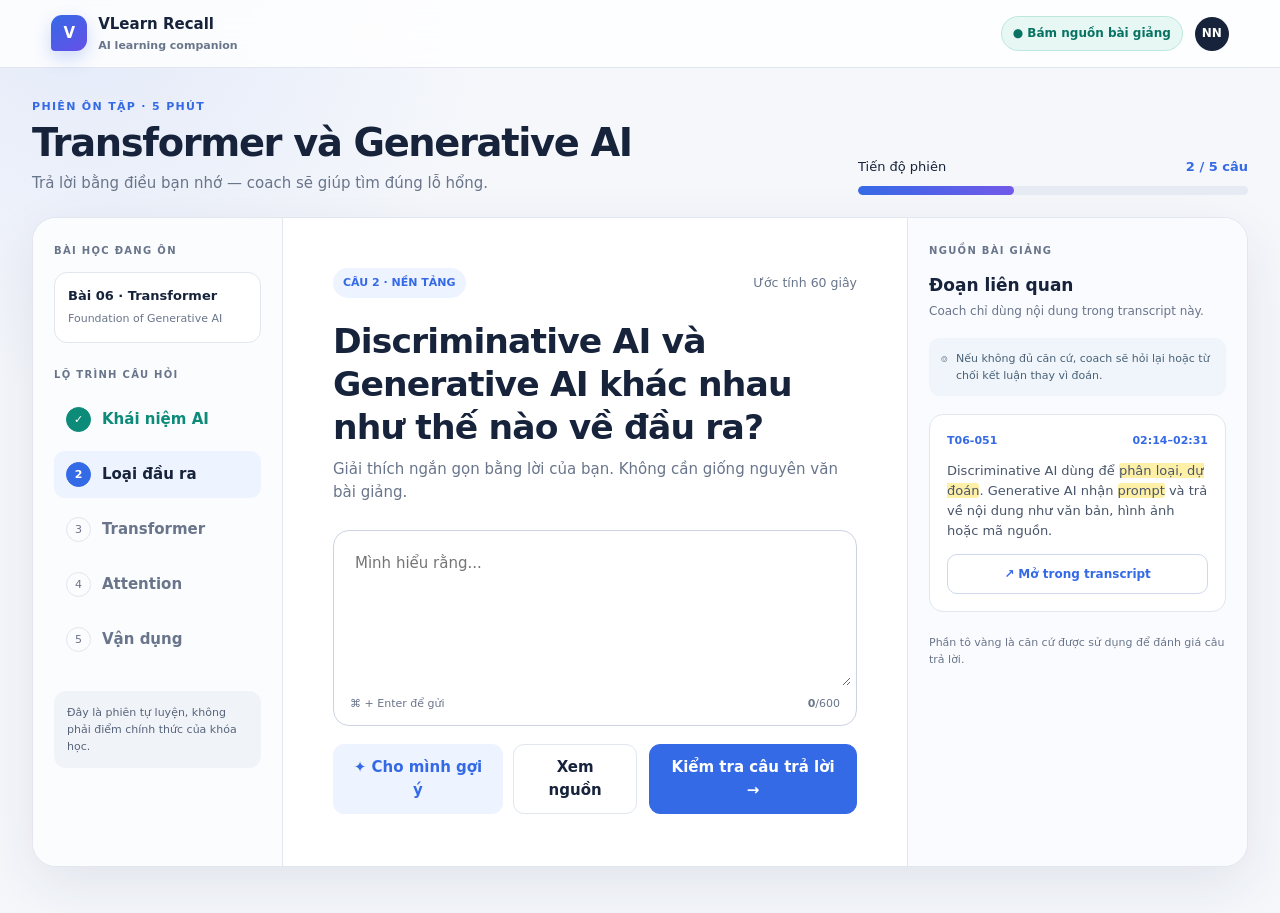
<file: codebase/ui-example.html>
<!doctype html>
<html lang="vi">
<head>
  <meta charset="utf-8">
  <meta name="viewport" content="width=device-width, initial-scale=1">
  <meta name="description" content="Mẫu UI Active Recall Coach cho VLearn">
  <title>UI mẫu · Active Recall Coach</title>
  <style>
    :root {
      --navy: #16233b;
      --blue: #356ae6;
      --blue-soft: #edf3ff;
      --teal: #0d8b79;
      --teal-soft: #e7f7f3;
      --amber: #b96a12;
      --amber-soft: #fff5df;
      --red: #b44343;
      --paper: #f5f7fb;
      --surface: #fff;
      --muted: #69758a;
      --line: #e1e6ef;
      --shadow: 0 18px 55px rgba(29, 47, 82, .09);
      --radius: 20px;
    }

    * { box-sizing: border-box; }
    body {
      margin: 0;
      min-height: 100vh;
      color: var(--navy);
      background:
        radial-gradient(circle at 7% 0%, rgba(53, 106, 230, .09), transparent 25rem),
        var(--paper);
      font: 15px/1.55 Inter, ui-sans-serif, system-ui, -apple-system, BlinkMacSystemFont, "Segoe UI", sans-serif;
    }
    button, textarea { font: inherit; }
    button { cursor: pointer; }
    button:focus-visible, textarea:focus-visible {
      outline: 3px solid rgba(53, 106, 230, .24);
      outline-offset: 2px;
    }
    .hidden { display: none !important; }

    .topbar {
      height: 68px;
      padding: 0 clamp(18px, 4vw, 58px);
      display: flex;
      align-items: center;
      justify-content: space-between;
      background: rgba(255, 255, 255, .82);
      border-bottom: 1px solid var(--line);
      backdrop-filter: blur(16px);
      position: sticky;
      top: 0;
      z-index: 10;
    }
    .brand { display: flex; align-items: center; gap: 11px; font-weight: 750; }
    .mark {
      width: 36px;
      height: 36px;
      display: grid;
      place-items: center;
      color: white;
      background: linear-gradient(145deg, var(--blue), #664fe8);
      border-radius: 11px 11px 11px 4px;
      box-shadow: 0 7px 18px rgba(53, 106, 230, .24);
    }
    .brand small { display: block; color: var(--muted); font-size: 11px; font-weight: 550; }
    .top-actions { display: flex; align-items: center; gap: 12px; }
    .grounded {
      padding: 7px 11px;
      color: #087362;
      background: var(--teal-soft);
      border: 1px solid #bce7de;
      border-radius: 999px;
      font-size: 12px;
      font-weight: 700;
    }
    .avatar {
      width: 34px;
      height: 34px;
      display: grid;
      place-items: center;
      color: white;
      background: var(--navy);
      border-radius: 50%;
      font-size: 12px;
      font-weight: 750;
    }

    .page { width: min(1380px, 95vw); margin: 0 auto; padding: 30px 0 46px; }
    .session-head {
      display: grid;
      grid-template-columns: 1fr minmax(280px, 390px);
      gap: 38px;
      align-items: end;
      margin-bottom: 22px;
    }
    .eyebrow {
      margin: 0 0 6px;
      color: var(--blue);
      font-size: 11px;
      font-weight: 800;
      letter-spacing: .12em;
      text-transform: uppercase;
    }
    h1 { margin: 0; font-size: clamp(26px, 3vw, 42px); line-height: 1.15; letter-spacing: -.035em; }
    .session-head p:last-child { margin: 7px 0 0; color: var(--muted); }
    .progress-copy { display: flex; justify-content: space-between; margin-bottom: 9px; font-size: 13px; }
    .progress-copy strong { color: var(--blue); }
    .progress-track { height: 9px; overflow: hidden; background: #e6eaf2; border-radius: 99px; }
    .progress-track span {
      display: block;
      width: 40%;
      height: 100%;
      background: linear-gradient(90deg, var(--blue), #7259e9);
      border-radius: inherit;
      transition: width .35s ease;
    }

    .workspace {
      display: grid;
      grid-template-columns: 250px minmax(520px, 1fr) 340px;
      min-height: 650px;
      overflow: hidden;
      background: var(--surface);
      border: 1px solid var(--line);
      border-radius: 24px;
      box-shadow: var(--shadow);
    }
    .sidebar, .source-panel { padding: 25px 21px; }
    .sidebar { background: #fbfcfe; border-right: 1px solid var(--line); }
    .source-panel { background: #fafbff; border-left: 1px solid var(--line); }
    .label {
      margin: 0 0 13px;
      color: var(--muted);
      font-size: 10px;
      font-weight: 800;
      letter-spacing: .13em;
      text-transform: uppercase;
    }
    .lesson-select {
      margin-bottom: 24px;
      padding: 13px;
      background: white;
      border: 1px solid var(--line);
      border-radius: 13px;
    }
    .lesson-select strong { display: block; font-size: 13px; }
    .lesson-select span { color: var(--muted); font-size: 11px; }
    .question-nav { display: grid; gap: 8px; }
    .q-item {
      width: 100%;
      padding: 11px 12px;
      display: grid;
      grid-template-columns: 27px 1fr;
      gap: 9px;
      align-items: center;
      text-align: left;
      color: var(--muted);
      background: transparent;
      border: 0;
      border-radius: 11px;
    }
    .q-item span {
      width: 25px;
      height: 25px;
      display: grid;
      place-items: center;
      border: 1px solid var(--line);
      border-radius: 50%;
      font-size: 11px;
    }
    .q-item.done { color: var(--teal); }
    .q-item.done span { color: white; background: var(--teal); border-color: var(--teal); }
    .q-item.active { color: var(--navy); background: var(--blue-soft); font-weight: 700; }
    .q-item.active span { color: white; background: var(--blue); border-color: var(--blue); }
    .session-note {
      margin-top: 28px;
      padding: 13px;
      color: #57647a;
      background: #f0f3f8;
      border-radius: 12px;
      font-size: 11px;
    }

    .main-card { padding: clamp(26px, 4vw, 50px); }
    .question-meta { display: flex; align-items: center; justify-content: space-between; gap: 12px; }
    .pill {
      padding: 6px 10px;
      color: var(--blue);
      background: var(--blue-soft);
      border-radius: 999px;
      font-size: 11px;
      font-weight: 750;
    }
    .question-meta small { color: var(--muted); }
    .main-card h2 {
      max-width: 760px;
      margin: 22px 0 9px;
      font-size: clamp(24px, 2.7vw, 37px);
      line-height: 1.25;
      letter-spacing: -.025em;
    }
    .instruction { margin: 0 0 25px; color: var(--muted); }
    .answer-wrap {
      padding: 5px;
      background: white;
      border: 1.5px solid #ccd4e2;
      border-radius: 16px;
      transition: border .2s, box-shadow .2s;
    }
    .answer-wrap:focus-within { border-color: var(--blue); box-shadow: 0 0 0 4px var(--blue-soft); }
    textarea {
      width: 100%;
      min-height: 150px;
      padding: 16px;
      resize: vertical;
      color: var(--navy);
      background: transparent;
      border: 0;
      outline: 0;
    }
    .answer-foot {
      padding: 2px 11px 8px;
      display: flex;
      justify-content: space-between;
      color: var(--muted);
      font-size: 11px;
    }
    .hint-card {
      margin-top: 15px;
      padding: 14px 16px;
      display: flex;
      gap: 11px;
      color: #744d13;
      background: var(--amber-soft);
      border: 1px solid #f2d89d;
      border-radius: 13px;
      animation: rise .22s ease-out;
    }
    .hint-card strong { display: block; margin-bottom: 2px; font-size: 12px; }
    .hint-card p { margin: 0; font-size: 13px; }
    .actions { margin-top: 18px; display: flex; justify-content: space-between; gap: 12px; }
    .action-group { display: flex; gap: 10px; }
    .btn {
      padding: 11px 16px;
      color: var(--navy);
      background: white;
      border: 1px solid var(--line);
      border-radius: 11px;
      font-weight: 700;
    }
    .btn:hover { border-color: #b8c3d4; background: #f9faff; }
    .btn.primary { color: white; background: var(--blue); border-color: var(--blue); }
    .btn.primary:hover { background: #285bd1; }
    .btn.subtle { color: var(--blue); background: var(--blue-soft); border-color: transparent; }

    .feedback {
      margin-top: 25px;
      padding-top: 24px;
      border-top: 1px solid var(--line);
      animation: rise .3s ease-out;
    }
    .feedback-head { display: flex; align-items: flex-start; gap: 12px; }
    .feedback-icon {
      width: 37px;
      height: 37px;
      display: grid;
      place-items: center;
      flex: 0 0 auto;
      color: white;
      background: var(--teal);
      border-radius: 50%;
      font-weight: 800;
    }
    .feedback h3 { margin: 0; font-size: 19px; }
    .feedback-head p { margin: 3px 0 0; color: var(--muted); font-size: 13px; }
    .feedback-grid { margin-top: 17px; display: grid; grid-template-columns: 1fr 1fr; gap: 11px; }
    .feedback-box { padding: 14px; border-radius: 13px; }
    .feedback-box strong { display: block; margin-bottom: 4px; font-size: 12px; }
    .feedback-box p { margin: 0; font-size: 13px; }
    .feedback-box.good { color: #086d5f; background: var(--teal-soft); }
    .feedback-box.missing { color: #865715; background: var(--amber-soft); }
    .feedback-actions { margin-top: 15px; display: flex; gap: 10px; }

    .source-panel h3 { margin: 0; font-size: 17px; }
    .source-sub { margin: 4px 0 17px; color: var(--muted); font-size: 12px; }
    .scope {
      margin-bottom: 18px;
      padding: 12px;
      display: flex;
      gap: 8px;
      color: #496177;
      background: #eff5fa;
      border-radius: 11px;
      font-size: 11px;
    }
    .source-card {
      padding: 17px;
      background: white;
      border: 1px solid var(--line);
      border-radius: 14px;
      transition: .25s ease;
    }
    .source-card.highlight {
      border-color: var(--blue);
      box-shadow: 0 0 0 4px var(--blue-soft);
      transform: translateY(-2px);
    }
    .source-id { display: flex; justify-content: space-between; color: var(--blue); font-size: 11px; font-weight: 800; }
    .source-card p { margin: 12px 0 0; color: #48556a; font-size: 13px; }
    mark { color: inherit; background: #fff0a8; border-radius: 3px; }
    .citation-button {
      width: 100%;
      margin-top: 12px;
      padding: 10px;
      color: var(--blue);
      background: transparent;
      border: 1px solid #cfd9ed;
      border-radius: 10px;
      font-size: 12px;
      font-weight: 700;
    }
    .legend { margin-top: 22px; color: var(--muted); font-size: 11px; }

    .toast {
      position: fixed;
      left: 50%;
      bottom: 25px;
      padding: 11px 16px;
      color: white;
      background: var(--navy);
      border-radius: 10px;
      box-shadow: var(--shadow);
      transform: translate(-50%, 20px);
      opacity: 0;
      pointer-events: none;
      transition: .25s ease;
    }
    .toast.show { transform: translate(-50%, 0); opacity: 1; }
    @keyframes rise { from { opacity: 0; transform: translateY(7px); } }

    @media (max-width: 1050px) {
      .workspace { grid-template-columns: 190px minmax(460px, 1fr); }
      .source-panel { grid-column: 1 / -1; border: 0; border-top: 1px solid var(--line); }
    }
    @media (max-width: 720px) {
      .session-head { grid-template-columns: 1fr; gap: 20px; }
      .workspace { display: block; }
      .sidebar { border: 0; border-bottom: 1px solid var(--line); }
      .question-nav { grid-template-columns: repeat(5, 1fr); }
      .q-item { display: grid; place-items: center; padding: 6px; }
      .q-item b { display: none; }
      .main-card { padding: 25px 19px; }
      .feedback-grid { grid-template-columns: 1fr; }
      .actions { flex-direction: column; }
      .action-group { display: grid; grid-template-columns: 1fr 1fr; }
      .btn.primary { width: 100%; }
      .grounded { display: none; }
    }
  </style>
</head>
<body>
  <header class="topbar">
    <div class="brand">
      <span class="mark">V</span>
      <span>VLearn Recall<small>AI learning companion</small></span>
    </div>
    <div class="top-actions">
      <span class="grounded">● Bám nguồn bài giảng</span>
      <span class="avatar">NN</span>
    </div>
  </header>

  <main class="page">
    <section class="session-head">
      <div>
        <p class="eyebrow">Phiên ôn tập · 5 phút</p>
        <h1>Transformer và Generative AI</h1>
        <p>Trả lời bằng điều bạn nhớ — coach sẽ giúp tìm đúng lỗ hổng.</p>
      </div>
      <div>
        <div class="progress-copy"><span>Tiến độ phiên</span><strong id="progress-label">2 / 5 câu</strong></div>
        <div class="progress-track"><span id="progress-bar"></span></div>
      </div>
    </section>

    <section class="workspace">
      <aside class="sidebar">
        <p class="label">Bài học đang ôn</p>
        <div class="lesson-select">
          <strong>Bài 06 · Transformer</strong>
          <span>Foundation of Generative AI</span>
        </div>
        <p class="label">Lộ trình câu hỏi</p>
        <nav class="question-nav" aria-label="Tiến độ câu hỏi">
          <button class="q-item done" type="button"><span>✓</span><b>Khái niệm AI</b></button>
          <button class="q-item active" type="button"><span>2</span><b>Loại đầu ra</b></button>
          <button class="q-item" type="button"><span>3</span><b>Transformer</b></button>
          <button class="q-item" type="button"><span>4</span><b>Attention</b></button>
          <button class="q-item" type="button"><span>5</span><b>Vận dụng</b></button>
        </nav>
        <div class="session-note">Đây là phiên tự luyện, không phải điểm chính thức của khóa học.</div>
      </aside>

      <section class="main-card">
        <div class="question-meta">
          <span class="pill">CÂU 2 · NỀN TẢNG</span>
          <small>Ước tính 60 giây</small>
        </div>
        <h2>Discriminative AI và Generative AI khác nhau như thế nào về đầu ra?</h2>
        <p class="instruction">Giải thích ngắn gọn bằng lời của bạn. Không cần giống nguyên văn bài giảng.</p>

        <div class="answer-wrap">
          <textarea id="answer" maxlength="600" placeholder="Mình hiểu rằng..."></textarea>
          <div class="answer-foot"><span>⌘ + Enter để gửi</span><span><b id="count">0</b>/600</span></div>
        </div>

        <div id="hint" class="hint-card hidden">
          <span>✦</span>
          <div><strong id="hint-title">Gợi ý 1/2</strong><p id="hint-text"></p></div>
        </div>

        <div class="actions">
          <div class="action-group">
            <button id="hint-button" class="btn subtle" type="button">✦ Cho mình gợi ý</button>
            <button id="source-button" class="btn" type="button">Xem nguồn</button>
          </div>
          <button id="submit" class="btn primary" type="button">Kiểm tra câu trả lời →</button>
        </div>

        <section id="feedback" class="feedback hidden" aria-live="polite">
          <div class="feedback-head">
            <span class="feedback-icon">✓</span>
            <div>
              <h3>Đúng hướng — còn thiếu một ý nhỏ</h3>
              <p>Coach đánh giá từ đoạn T06-051 trong transcript.</p>
            </div>
          </div>
          <div class="feedback-grid">
            <div class="feedback-box good">
              <strong>✓ Bạn đã làm tốt</strong>
              <p>Đã phân biệt đúng việc phân loại/dự đoán với việc sinh nội dung.</p>
            </div>
            <div class="feedback-box missing">
              <strong>△ Điểm cần làm rõ</strong>
              <p>Hãy nói thêm Generative AI tạo đầu ra dựa trên prompt người dùng.</p>
            </div>
          </div>
          <div class="feedback-actions">
            <button id="retry" class="btn subtle" type="button">Trả lời lại</button>
            <button id="citation" class="btn" type="button">Mở căn cứ T06-051</button>
            <button id="next" class="btn primary" type="button">Câu tiếp theo →</button>
          </div>
        </section>
      </section>

      <aside class="source-panel">
        <p class="label">Nguồn bài giảng</p>
        <h3>Đoạn liên quan</h3>
        <p class="source-sub">Coach chỉ dùng nội dung trong transcript này.</p>
        <div class="scope"><span>⌾</span><span>Nếu không đủ căn cứ, coach sẽ hỏi lại hoặc từ chối kết luận thay vì đoán.</span></div>
        <article id="source-card" class="source-card">
          <div class="source-id"><span>T06-051</span><span>02:14–02:31</span></div>
          <p>Discriminative AI dùng để <mark>phân loại, dự đoán</mark>. Generative AI nhận <mark>prompt</mark> và trả về nội dung như văn bản, hình ảnh hoặc mã nguồn.</p>
          <button id="jump-source" class="citation-button" type="button">↗ Mở trong transcript</button>
        </article>
        <p class="legend">Phần tô vàng là căn cứ được sử dụng để đánh giá câu trả lời.</p>
      </aside>
    </section>
  </main>

  <div id="toast" class="toast" role="status">Đây là thao tác minh họa trong UI mẫu.</div>

  <script>
    const answer = document.querySelector("#answer");
    const count = document.querySelector("#count");
    const hint = document.querySelector("#hint");
    const hintTitle = document.querySelector("#hint-title");
    const hintText = document.querySelector("#hint-text");
    const feedback = document.querySelector("#feedback");
    const sourceCard = document.querySelector("#source-card");
    const toast = document.querySelector("#toast");
    let hintLevel = 0;

    const hints = [
      "Hãy nghĩ xem một hệ thống trả về nhãn/dự đoán, còn hệ thống kia tạo ra thứ gì.",
      "So sánh “phân loại hoặc dự đoán” với “sinh nội dung mới từ prompt”."
    ];

    function showToast(message) {
      toast.textContent = message;
      toast.classList.add("show");
      window.setTimeout(() => toast.classList.remove("show"), 1800);
    }

    function revealSource() {
      sourceCard.classList.add("highlight");
      sourceCard.scrollIntoView({ behavior: "smooth", block: "center" });
      window.setTimeout(() => sourceCard.classList.remove("highlight"), 1800);
    }

    function submitAnswer() {
      if (!answer.value.trim()) {
        answer.focus();
        showToast("Hãy viết một câu trả lời trước khi kiểm tra.");
        return;
      }
      feedback.classList.remove("hidden");
      feedback.scrollIntoView({ behavior: "smooth", block: "nearest" });
    }

    answer.addEventListener("input", () => { count.textContent = answer.value.length; });
    answer.addEventListener("keydown", event => {
      if ((event.ctrlKey || event.metaKey) && event.key === "Enter") submitAnswer();
    });
    document.querySelector("#hint-button").addEventListener("click", () => {
      hintLevel = Math.min(hintLevel + 1, hints.length);
      hintTitle.textContent = `Gợi ý ${hintLevel}/${hints.length}`;
      hintText.textContent = hints[hintLevel - 1];
      hint.classList.remove("hidden");
    });
    document.querySelector("#source-button").addEventListener("click", revealSource);
    document.querySelector("#citation").addEventListener("click", revealSource);
    document.querySelector("#jump-source").addEventListener("click", () => showToast("Sẽ mở transcript tại mốc 02:14."));
    document.querySelector("#submit").addEventListener("click", submitAnswer);
    document.querySelector("#retry").addEventListener("click", () => {
      feedback.classList.add("hidden");
      answer.focus();
      answer.select();
    });
    document.querySelector("#next").addEventListener("click", () => {
      document.querySelector("#progress-label").textContent = "3 / 5 câu";
      document.querySelector("#progress-bar").style.width = "60%";
      showToast("Demo: đã chuyển sang câu hỏi bù tiếp theo.");
    });
  </script>
</body>
</html>
</file>
